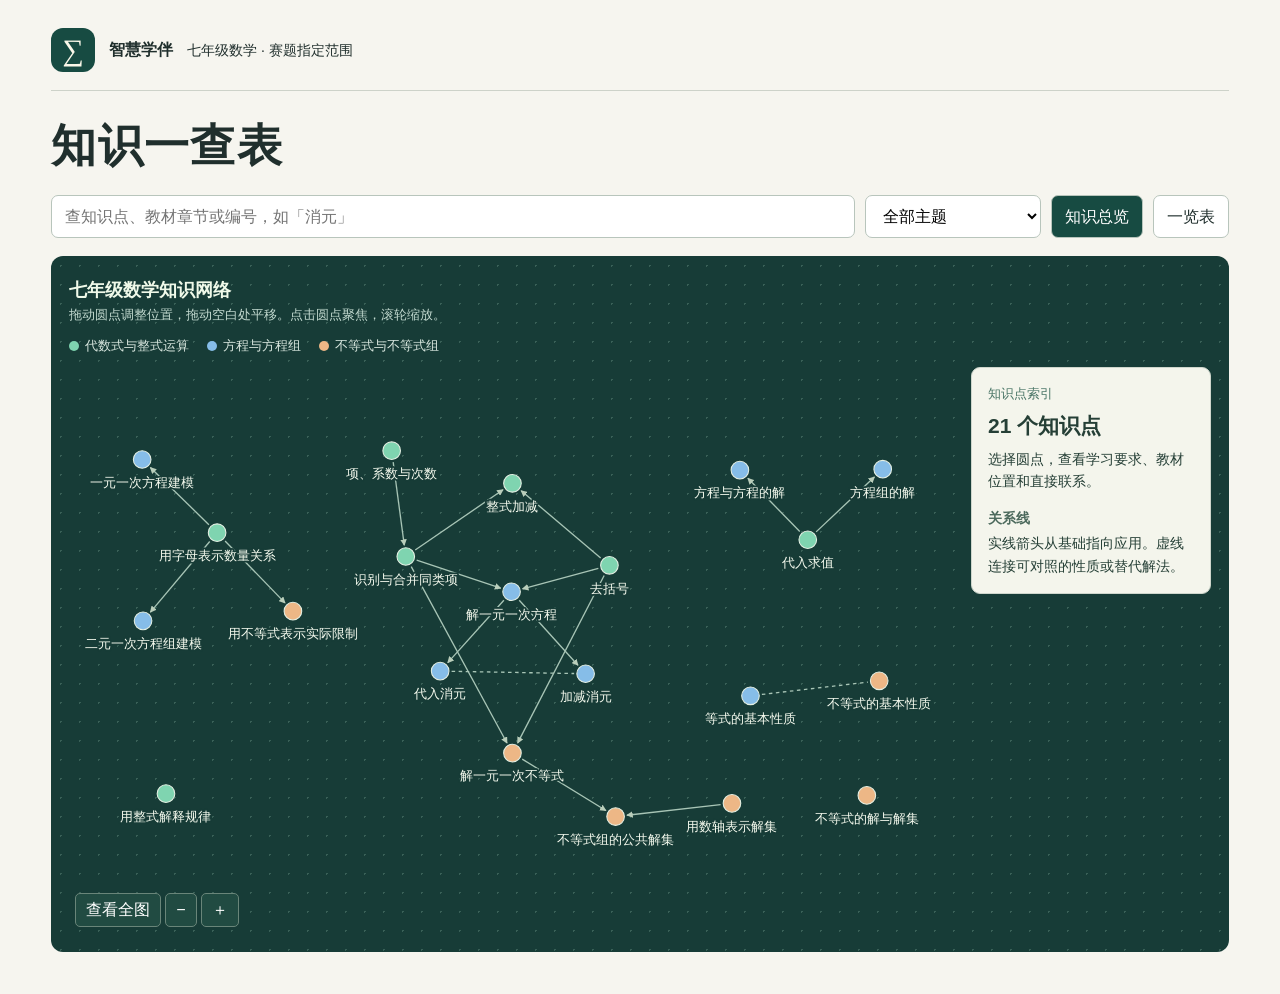
<file: examples/knowledge-map/index.html>
<!doctype html>
<html lang="zh-CN"><meta charset="utf-8"><meta name="viewport" content="width=device-width,initial-scale=1">
<title>七年级数学 · 知识一查表</title>
<style>
*{box-sizing:border-box}body{margin:0;background:#f6f5ef;color:#202f2d;font:16px/1.6 "Microsoft YaHei",sans-serif}main{max-width:1500px;margin:auto;padding:28px clamp(15px,4vw,65px) 42px}header{display:flex;align-items:center;gap:14px;border-bottom:1px solid #cdd2c9;padding-bottom:18px}.logo{background:#174b42;color:#faf8e9;border-radius:12px;width:44px;height:44px;display:grid;place-items:center;font:italic 30px Georgia}header span{font-size:14px}h1,h2,h3,p{margin:0}h1{font-size:clamp(28px,3.5vw,52px);font-family:Georgia,"SimSun",serif;letter-spacing:.03em;margin:20px 0 12px}button,input,select{font:inherit}button,select{cursor:pointer}button{color:inherit}.tools{display:flex;flex-wrap:wrap;gap:10px;margin-bottom:18px}input,select,.mode{padding:8px 13px;border:1px solid #b8c5bc;border-radius:7px;background:#fff}input{flex:1;min-width:180px}.mode[aria-pressed=true]{background:#174b42;color:white}.layout{display:grid;grid-template-columns:minmax(200px,245px) minmax(0,1fr);gap:16px}aside,article,.tablebox{background:#fffefa;border:1px solid #ced6cc;border-radius:12px}aside{padding:16px;max-height:690px;overflow:auto}aside h2{font-size:18px}aside h3{font-size:13px;margin:16px 0 6px;color:#467266}.item{background:transparent;border:0;border-radius:5px;text-align:left;display:block;padding:5px 9px;width:100%;font-size:14px}.item:hover,.item[aria-current=true]{background:#dfede2;color:#14483d}.workspace{min-width:0}.canvas{background-color:#173c37;background-image:radial-gradient(#396057 1px,transparent 1px);background-size:19px 19px;color:#eff9e9;border-radius:12px;padding:20px 18px}.canvas h2{font-size:18px}.hint{font-size:13px;color:#c3dad0}.diagram{position:relative;display:grid;grid-template-columns:1fr 1.12fr 1fr;gap:8%;align-items:center;min-height:245px;padding:16px 0}.column{display:grid;gap:10px;z-index:1}.node{background:#254e47;border:1px solid #78998d;color:#fff;border-radius:7px;font-size:15px;line-height:1.4;padding:10px 5px;text-align:center}.node:hover{background:#336359}.node small{display:block;color:#c9dfd2;font-size:12px}.focus{background:#f1d493;color:#28332d;border:0;font-size:19px;font-weight:bold}.focus small{color:#4e513c}.wires{position:absolute;inset:0;width:100%;height:100%;pointer-events:none}.empty{color:#e5efe0;font-size:14px}.caption{font-size:13px;color:#d7e3dc}.card{padding:19px 22px;margin-top:12px}.meta{font-size:13px;color:#497566}.card h2{font-size:26px}.card h3{font-size:14px;color:#49665a;margin-top:12px}.loc{font-weight:bold}.pdf{color:#145c4a;text-underline-offset:3px;font-size:14px}.tablebox{overflow:auto}table{border-collapse:collapse;width:100%;font-size:14px;text-align:left}th,td{padding:11px 14px;border-bottom:1px solid #e1e6df}th{background:#edf2ea}td button{color:#155746;font-weight:bold;border:0;background:none;text-align:left}td:first-child{min-width:145px}td:last-child{min-width:160px}.none{padding:22px}button:focus-visible,a:focus-visible,input:focus-visible,select:focus-visible{outline:3px solid #cb8f37;outline-offset:2px}[hidden]{display:none!important}@media(max-width:770px){main{padding:14px}.layout{grid-template-columns:1fr}aside{max-height:155px}.diagram{gap:5%;min-height:215px}.node{font-size:13px}.focus{font-size:15px}.canvas{padding:14px 10px}.card{padding:15px}.tools{gap:6px}input{flex-basis:100%}}
 .mapbox{overflow-x:auto;overscroll-behavior-x:contain}
.mapbox svg{display:block;width:100%;height:auto}
#atlas svg{min-width:725px}#diagram svg{min-width:360px}
.point{cursor:pointer;outline:none}.point circle{stroke:#e4efe3;stroke-width:1.2}.point:hover circle,.point:focus circle{stroke:#fff1b8;stroke-width:4}
.point text{font:15px "Microsoft YaHei",sans-serif;fill:#f6fbef;stroke:#173c37;stroke-width:4;paint-order:stroke;stroke-linejoin:round}
.point .relation{font-size:12px;fill:#d7c793}
.point.dim,.edge.dim{opacity:.19}
.point.selected circle{stroke:#f6da93;stroke-width:4}.point.selected text{font-size:18px;font-weight:bold}
.legend{display:flex;gap:10px 18px;flex-wrap:wrap;margin:10px 0;color:#d9e7df;font-size:13px}
.legend span{display:inline-flex;align-items:center;gap:6px}.legend i{width:10px;height:10px;border-radius:50%;display:inline-block}
@media(max-width:770px){.layout aside{display:none}}
 .explorer{display:grid;grid-template-columns:minmax(0,1fr) clamp(210px,21%,290px);gap:15px;align-items:stretch}
.stage{position:relative;min-width:0;overflow:hidden}
#atlas{display:block;width:100%;height:clamp(375px,48vw,565px);touch-action:none;user-select:none;cursor:grab}
#atlas .point{cursor:grab}#atlas.dragging,#atlas.dragging .point{cursor:grabbing}
.edge{pointer-events:none}#atlas .point,.edge{transition:opacity .18s}.point.dim{opacity:.13}.edge.dim{opacity:.10}
.maptools{position:absolute;bottom:5px;left:6px;display:flex;gap:4px}.maptools button{background:#214b42;color:#fff;border:1px solid #698579;border-radius:5px;padding:3px 10px}
#detail{background:#f4f5ec;border-radius:9px;padding:16px;color:#253f36;align-self:start;overflow-wrap:anywhere}
#detail h2{font-size:21px;margin:5px 0}#detail h3{font-size:14px;color:#4b695c;margin:14px 0 3px}#detail p{font-size:14px}#detail button{color:#174d40;background:#fff;border:1px solid #b5cbbd;border-radius:5px;margin:2px;padding:3px 7px;font-size:13px}
@media(max-width:830px){.explorer{grid-template-columns:1fr}#detail{min-height:0}#atlas{height:clamp(350px,68vw,490px)}}
</style>
<main><header><div class="logo" aria-hidden="true">∑</div><strong>智慧学伴</strong><span>七年级数学 · 赛题指定范围</span></header>
<h1>知识一查表</h1>
<div class="tools"><input type="search" id="query" aria-label="查找知识点" placeholder="查知识点、教材章节或编号，如「消元」"><select id="topic" aria-label="主题"><option value="">全部主题</option></select><button class="mode" id="overviewMode" aria-pressed="true">知识总览</button><button class="mode" id="listMode" aria-pressed="false">一览表</button></div>
<section class="canvas" id="overview"><h2>七年级数学知识网络</h2><p class="hint">拖动圆点调整位置，拖动空白处平移。点击圆点聚焦，滚轮缩放。</p><div class="legend" id="legend"></div>
<div class="explorer"><div class="stage"><svg id="atlas" role="group" aria-label="可拖动的数学知识图谱"><defs><marker id="tip" viewBox="0 0 8 8" refX="7" refY="4" markerWidth="5" markerHeight="5" orient="auto"><path d="M0 0L8 4L0 8Z" fill="#bacebb"/></marker></defs><g id="world"><g id="lines"></g><g id="dots"></g></g></svg><div class="maptools"><button id="home">查看全图</button><button id="minus" aria-label="缩小">−</button><button id="plus" aria-label="放大">＋</button></div></div><article id="detail" aria-live="polite"></article></div></section>
<div id="nodata" class="none" hidden>没有匹配的知识点。请更换关键词或选择其他主题。</div>
<div id="list" class="tablebox" hidden><table><thead><tr><th>知识点</th><th>简要内容与学习要求</th><th>教材位置</th></tr></thead><tbody id="rows"></tbody></table></div></main>
<script type="application/json" id="dataset">{"nodes":[{"id":"C-001","name":"用字母表示数量关系","topic":0,"summary":"理解字母表示数及代数式的意义；根据数量关系列式，并说明式中各部分含义","loc":"B05 §3.1，上册69—77页／PDF2—10","book":"B05","page":2},{"id":"C-002","name":"代入求值","topic":0,"summary":"将指定数值代入，负数代入注意括号，按运算顺序求值","loc":"B05 §3.2，上册79—82页／PDF12—15","book":"B05","page":12},{"id":"C-003","name":"项、系数与次数","topic":0,"summary":"理解单项式、多项式、整式，识别项、系数和次数，为同类项判断提供基础","loc":"B05 §4.1，上册89—94页／PDF22—27","book":"B05","page":22},{"id":"C-004","name":"识别与合并同类项","topic":0,"summary":"判断同类项；合并时系数相加，字母及其指数不变；能说明依据","loc":"B05 §4.2，上册95—98页／PDF28—31","book":"B05","page":28},{"id":"C-005","name":"去括号","topic":0,"summary":"依据分配律去括号，括号前为负号或负系数时逐项处理符号","loc":"B05 §4.2，上册98—100页／PDF31—33","book":"B05","page":31},{"id":"C-006","name":"整式加减","topic":0,"summary":"综合去括号与合并同类项完成整式加减；必要时先化简再求值","loc":"B05 §4.2，上册97—102页／PDF30—35","book":"B05","page":30},{"id":"C-007","name":"用整式解释规律","topic":0,"summary":"用一般式和化简结果解释数量规律或结论，说明整数等条件的作用","loc":"B05 上册99、103、105—106页／PDF32、36、38—39","book":"B05","page":32},{"id":"C-008","name":"方程与方程的解","topic":1,"summary":"理解方程、方程的解和一元一次方程；用代入判断是否为解","loc":"B06 §5.1，上册111—115页／PDF2—6","book":"B06","page":2},{"id":"C-009","name":"等式的基本性质","topic":1,"summary":"运用等式性质保持两边相等；说明移项和系数化为1的依据，除数不为0","loc":"B06 上册115—117页／PDF6—8","book":"B06","page":6},{"id":"C-010","name":"解一元一次方程","topic":1,"summary":"按方程特点选择去分母、去括号、移项、合并同类项、系数化为1等步骤，并检验","loc":"B06 §5.2，上册120—132页／PDF11—23","book":"B06","page":11},{"id":"C-011","name":"一元一次方程建模","topic":1,"summary":"设未知数，找等量关系，列一元一次方程，求解并结合情境检验","loc":"B06 §5.3，上册133—141页／PDF24—32","book":"B06","page":24},{"id":"C-012","name":"方程组的解","topic":1,"summary":"理解二元一次方程及方程组的解；一组数须同时满足各方程","loc":"B06 §10.1，下册88—90页／PDF41—43","book":"B06","page":41},{"id":"C-013","name":"代入消元","topic":1,"summary":"用一个未知数表示另一个未知数，代入另一方程消元，求解、回代并核验","loc":"B06 §10.2.1，下册91—95页／PDF44—48","book":"B06","page":44},{"id":"C-014","name":"加减消元","topic":1,"summary":"根据系数选择相加、相减或先倍乘后加减，实现消元，再求两未知数并核验","loc":"B06 §10.2.2，下册95—100页／PDF48—53","book":"B06","page":48},{"id":"C-015","name":"二元一次方程组建模","topic":1,"summary":"分析两个等量关系，列二元一次方程组，选择消元方法，解释并核验实际结果","loc":"B06 §10.3，下册101—106页／PDF54—59","book":"B06","page":54},{"id":"C-016","name":"不等式的解与解集","topic":2,"summary":"理解不等式、不等式的解和解集，区分一个满足条件的数与全部解","loc":"B02 §11.1.1，下册121—123页／PDF2—4","book":"B02","page":2},{"id":"C-017","name":"不等式的基本性质","topic":2,"summary":"运用不等式性质，同加减方向不变，同乘除正数方向不变，同乘除负数方向改变","loc":"B02 §11.1.2，下册123—129页／PDF4—10","book":"B02","page":4},{"id":"C-018","name":"解一元一次不等式","topic":2,"summary":"解数字系数的一元一次不等式；结合运算步骤说明不等号方向","loc":"B02 §11.2，下册131—132页／PDF12—13","book":"B02","page":12},{"id":"C-019","name":"用数轴表示解集","topic":2,"summary":"在数轴上表示解集，区分端点是否包含、延伸方向及区间公共部分","loc":"B02 下册122、126—128、138—140页／PDF3、7—9、19—21","book":"B02","page":3},{"id":"C-020","name":"不等式组的公共解集","topic":2,"summary":"分别解不等式，再取公共解集，识别无解与端点情况；把复合不等式理解为同时满足两项条件","loc":"B02 §11.3，下册138—141页／PDF19—22","book":"B02","page":19},{"id":"C-021","name":"用不等式表示实际限制","topic":2,"summary":"把至少、至多、不超过等语言转成不等关系，求范围并考虑人数等现实限制","loc":"B02 下册133—141页／PDF14—22","book":"B02","page":14}],"edges":[{"from":"C-001","to":"C-011","kind":"prerequisite"},{"from":"C-001","to":"C-015","kind":"prerequisite"},{"from":"C-001","to":"C-021","kind":"prerequisite"},{"from":"C-003","to":"C-004","kind":"prerequisite"},{"from":"C-004","to":"C-006","kind":"prerequisite"},{"from":"C-005","to":"C-006","kind":"prerequisite"},{"from":"C-004","to":"C-010","kind":"prerequisite"},{"from":"C-005","to":"C-010","kind":"prerequisite"},{"from":"C-004","to":"C-018","kind":"prerequisite"},{"from":"C-005","to":"C-018","kind":"prerequisite"},{"from":"C-002","to":"C-008","kind":"prerequisite"},{"from":"C-002","to":"C-012","kind":"prerequisite"},{"from":"C-010","to":"C-013","kind":"prerequisite"},{"from":"C-010","to":"C-014","kind":"prerequisite"},{"from":"C-018","to":"C-020","kind":"prerequisite"},{"from":"C-019","to":"C-020","kind":"prerequisite"},{"from":"C-009","to":"C-017","kind":"confusable"},{"from":"C-017","to":"C-009","kind":"confusable"},{"from":"C-013","to":"C-014","kind":"related"},{"from":"C-014","to":"C-013","kind":"related"}]}</script>
<script>
const {nodes,edges}=JSON.parse(document.getElementById('dataset').textContent);
const themes=['代数式与整式运算','方程与方程组','不等式与不等式组'];
const $=id=>document.getElementById(id);
const byId=new Map(nodes.map(n=>[n.id,n]));
let active=null,mode='overview';
function el(tag,text,cls){const e=document.createElement(tag);e.textContent=text;if(cls)e.className=cls;return e}
themes.forEach((t,i)=>$('topic').add(new Option(t,String(i))));
function hits(){const q=$('query').value.trim().toLowerCase();return nodes.filter(n=>($('topic').value===''||String(n.topic)===$('topic').value)&&[n.name,n.id,n.summary,n.loc,themes[n.topic]].join(' ').toLowerCase().includes(q))}

function btn(n,cls){let b=el('button',n.name,cls);b.onclick=()=>choose(n.id);return b}
function pdf(n){const a=el('a','打开教材切片 · PDF 第 '+n.page+' 页 ↗','pdf');a.href='./教材/'+n.book+'_相关资料切片.pdf#page='+n.page;a.target='_blank';a.rel='noopener';return a}
const colors=['#7fd4b0','#86bde8','#edb786'];
themes.forEach((name,i)=>{const tag=el('span',name),dot=el('i','');dot.style.background=colors[i];tag.prepend(dot);$('legend').append(tag)});
const uniqueEdges=edges.filter((e,i)=>e.kind==='prerequisite'||!edges.slice(0,i).some(p=>p.kind===e.kind&&p.from===e.to&&p.to===e.from));
// Fixed positions keep each connected component stable while highlighting and filtering.
const globalPositions=[
 [150,148],[820,156],[348,55],[364,175],[595,185],[485,92],[92,444],
 [743,77],[755,333],[484,215],[65,65],[905,76],[403,305],[568,308],[66,248],
 [887,446],[901,316],[485,398],[734,455],[602,470],[236,237]
];
function svgEl(tag,attrs){
 const e=document.createElementNS('http://www.w3.org/2000/svg',tag);
 for(const [k,v] of Object.entries(attrs))e.setAttribute(k,v);
 return e;
}
const svg=$('atlas'), positions=new Map(), homes=new Map(), groups=new Map(), segments=[];
let camera={x:495,y:267,k:1}, width=990,height=534, frame=0, gesture=null, suppressClick=false;
let shown=new Set(nodes.map(n=>n.id));
for(const edge of uniqueEdges){
 const line=svgEl('line',{class:'edge',stroke:'#a8c5b6','stroke-width':1.5});
 if(edge.kind==='prerequisite')line.setAttribute('marker-end','url(#tip)');else line.setAttribute('stroke-dasharray','4 4');
 $('lines').append(line);segments.push({edge,line});
}
for(const [i,n] of nodes.entries()){
 const [x,y]=globalPositions[i];homes.set(n.id,{x,y});positions.set(n.id,{x,y});
 const g=svgEl('g',{class:'point','data-id':n.id,tabindex:0,role:'button','aria-label':n.name+'，'+n.loc});
 const title=svgEl('title',{});title.textContent=n.name+' · '+n.loc;
 const label=svgEl('text',{'text-anchor':'middle',y:31});label.textContent=n.name;
 g.append(title,svgEl('circle',{r:22,fill:'transparent',style:'stroke:none'}),svgEl('circle',{r:10,fill:colors[n.topic]}),label);
 g.onclick=()=>{if(!suppressClick)selectNode(n.id)};
 g.onkeydown=e=>{if(['Enter',' '].includes(e.key)){e.preventDefault();selectNode(n.id)}};
 $('dots').append(g);groups.set(n.id,g);
}
function neighbors(id){return uniqueEdges.filter(e=>e.from===id||e.to===id).map(e=>({id:e.from===id?e.to:e.from,role:e.kind==='prerequisite'?(e.to===id?'基础知识':'后续应用'):(e.kind==='related'?'另一种解法':'对照理解')}))}
function paint(){
 $('world').setAttribute('transform','translate('+width/2+' '+height/2+') scale('+camera.k+') translate('+(-camera.x)+' '+(-camera.y)+')');
 for(const [id,g] of groups){const p=positions.get(id);g.setAttribute('transform','translate('+p.x+' '+p.y+')')}
 for(const {edge,line} of segments){
  const a=positions.get(edge.from),b=positions.get(edge.to),dx=b.x-a.x,dy=b.y-a.y,d=Math.hypot(dx,dy)||1;
  const r=Math.min(13,d/2);
  for(const [key,val] of Object.entries({x1:a.x+r*dx/d,y1:a.y+r*dy/d,x2:b.x-r*dx/d,y2:b.y-r*dy/d}))line.setAttribute(key,val);
 }
}
function layoutTo(targets,end){
 cancelAnimationFrame(frame);
 const from=new Map(positions),start={...camera},t0=performance.now(),duration=matchMedia('(prefers-reduced-motion: reduce)').matches?0:390;
 function step(t){
  const u=duration?Math.min(1,(t-t0)/duration):1,m=1-Math.pow(1-u,3);
  for(const [id,p] of targets){const a=from.get(id);positions.set(id,{x:a.x+(p.x-a.x)*m,y:a.y+(p.y-a.y)*m})}
  for(const key of ['x','y','k'])camera[key]=start[key]+(end[key]-start[key])*m;
  paint();if(u<1)frame=requestAnimationFrame(step)
 }
 frame=requestAnimationFrame(step);
}
function styleMap(){
 const near=new Set(active?[active,...neighbors(active).map(n=>n.id)]:[]);
 for(const [id,g] of groups){
  g.style.display=shown.has(id)?'':'none';g.classList.toggle('dim',!!active&&!near.has(id));
  g.classList.toggle('selected',id===active);g.setAttribute('aria-pressed',id===active);
 }
 for(const {edge,line} of segments){
  line.style.display=shown.has(edge.from)&&shown.has(edge.to)?'':'none';
  line.classList.toggle('dim',!!active&&edge.from!==active&&edge.to!==active);
 }
}
function showDetail(){
 const d=$('detail');d.replaceChildren();
 if(!active){d.append(el('div','知识点索引','meta'),el('h2',shown.size+' 个知识点'),el('p','选择圆点，查看学习要求、教材位置和直接联系。'),el('h3','关系线'),el('p','实线箭头从基础指向应用。虚线连接可对照的性质或替代解法。'));return}
 const n=byId.get(active);
 d.append(el('div',themes[n.topic]+' · '+n.id,'meta'),el('h2',n.name),el('h3','学习要求'),el('p',n.summary),el('h3','教材位置'),el('p',n.loc),pdf(n));
 const ns=neighbors(active);d.append(el('h3','直接联系 · '+ns.length));
 for(const other of ns){const b=el('button',other.role+' · '+byId.get(other.id).name);b.onclick=()=>choose(other.id);d.append(b)}
}
function selectNode(id){
 active=id;styleMap();showDetail();
 const p=positions.get(id),near=neighbors(id).filter(n=>shown.has(n.id));
 const k=Math.min(1.35,Math.max(.74,width/630)),rx=Math.max(60,(width/2-75)/k*.78),ry=(height/2-63)/k*.82;
 const targets=new Map(homes);targets.set(id,p);
 near.forEach((n,i)=>{const angle=near.length===2?Math.PI/2+i*Math.PI:-Math.PI/2+i*2*Math.PI/near.length;
  targets.set(n.id,{x:p.x+rx*Math.cos(angle),y:p.y+ry*Math.sin(angle)})});
 // Foreground nodes stay selectable even when unrelated regions overlap.
 for(const n of [...near,{id}])$('dots').append(groups.get(n.id));
 layoutTo(targets,{x:p.x,y:p.y,k});
}
function full(){
 active=null;styleMap();showDetail();
 const ps=[...shown].map(id=>homes.get(id));if(!ps.length)return;
 const xs=ps.map(p=>p.x),ys=ps.map(p=>p.y),left=Math.min(...xs)-83,right=Math.max(...xs)+83,top=Math.min(...ys)-40,bottom=Math.max(...ys)+76;
 layoutTo(homes,{x:(left+right)/2,y:(top+bottom)/2,k:Math.min(width/(right-left),height/(bottom-top),1.45)});
}
function local(e){const b=svg.getBoundingClientRect();return {x:e.clientX-b.left,y:e.clientY-b.top}}
function zoom(f,p={x:width/2,y:height/2}){
 cancelAnimationFrame(frame);const k=Math.min(4,Math.max(.18,camera.k*f));
 camera.x+=(p.x-width/2)*(1/camera.k-1/k);camera.y+=(p.y-height/2)*(1/camera.k-1/k);camera.k=k;paint()
}
svg.onwheel=e=>{e.preventDefault();zoom(Math.exp(-Math.sign(e.deltaY)*.14),local(e))};
svg.onpointerdown=e=>{
 if(e.button!==0||gesture)return;
 cancelAnimationFrame(frame);suppressClick=false;
 const id=e.target.closest('.point')?.dataset.id;
 const target=id?groups.get(id):svg;
 gesture={pointer:e.pointerId,id,origin:local(e),start:id?{...positions.get(id)}:{...camera},moved:false};
 if(svg.hasPointerCapture(e.pointerId)||e.isTrusted)target.setPointerCapture(e.pointerId);
};
svg.onpointermove=e=>{
 if(!gesture||gesture.pointer!==e.pointerId)return;
 const p=local(e),dx=p.x-gesture.origin.x,dy=p.y-gesture.origin.y;
 if(!gesture.moved&&Math.hypot(dx,dy)<4)return;
 gesture.moved=true;svg.classList.add('dragging');
 const {id,start}=gesture;
 if(id){const pos={x:start.x+dx/camera.k,y:start.y+dy/camera.k};positions.set(id,pos);homes.set(id,pos)}
 else{camera.x=start.x-dx/camera.k;camera.y=start.y-dy/camera.k}
 paint();
};
function endGesture(e){if(gesture?.pointer!==e.pointerId)return;suppressClick=gesture.moved||e.type==='pointercancel';gesture=null;svg.classList.remove('dragging');setTimeout(()=>suppressClick=false,0)}
svg.onpointerup=svg.onpointercancel=endGesture;
function choose(id){if(!shown.has(id)){$('query').value='';$('topic').value=''}if(mode==='list'||!shown.has(id)){mode='overview';render()}selectNode(id)}
function measure(){const b=svg.getBoundingClientRect();if(!b.width||!b.height)return false;width=b.width;height=b.height;svg.setAttribute('viewBox','0 0 '+width+' '+height);return true}
function render(){
 const results=hits();shown=new Set(results.map(n=>n.id));
 $('nodata').hidden=!!results.length;$('overview').hidden=mode==='list'||!results.length;$('list').hidden=mode!=='list'||!results.length;
 $('overviewMode').setAttribute('aria-pressed',mode==='overview');$('listMode').setAttribute('aria-pressed',mode==='list');
 if(mode==='list'){const body=$('rows');body.replaceChildren();for(const n of results){const tr=el('tr',''),name=el('td',''),loc=el('td',n.loc);name.append(btn(n,''));loc.append(el('br',''),pdf(n));tr.append(name,el('td',n.summary),loc);body.append(tr)}}else if(measure())full();
}
$('query').oninput=$('topic').onchange=render;
$('overviewMode').onclick=()=>{mode='overview';render()};$('listMode').onclick=()=>{mode='list';render()};
$('home').onclick=full;$('plus').onclick=()=>zoom(1.25);$('minus').onclick=()=>zoom(.8);
new ResizeObserver(()=>{const oldW=width,oldH=height;if(measure()&&(width!==oldW||height!==oldH)){if(active)selectNode(active);else full()}}).observe(svg);
render();
</script></html>
</file>
